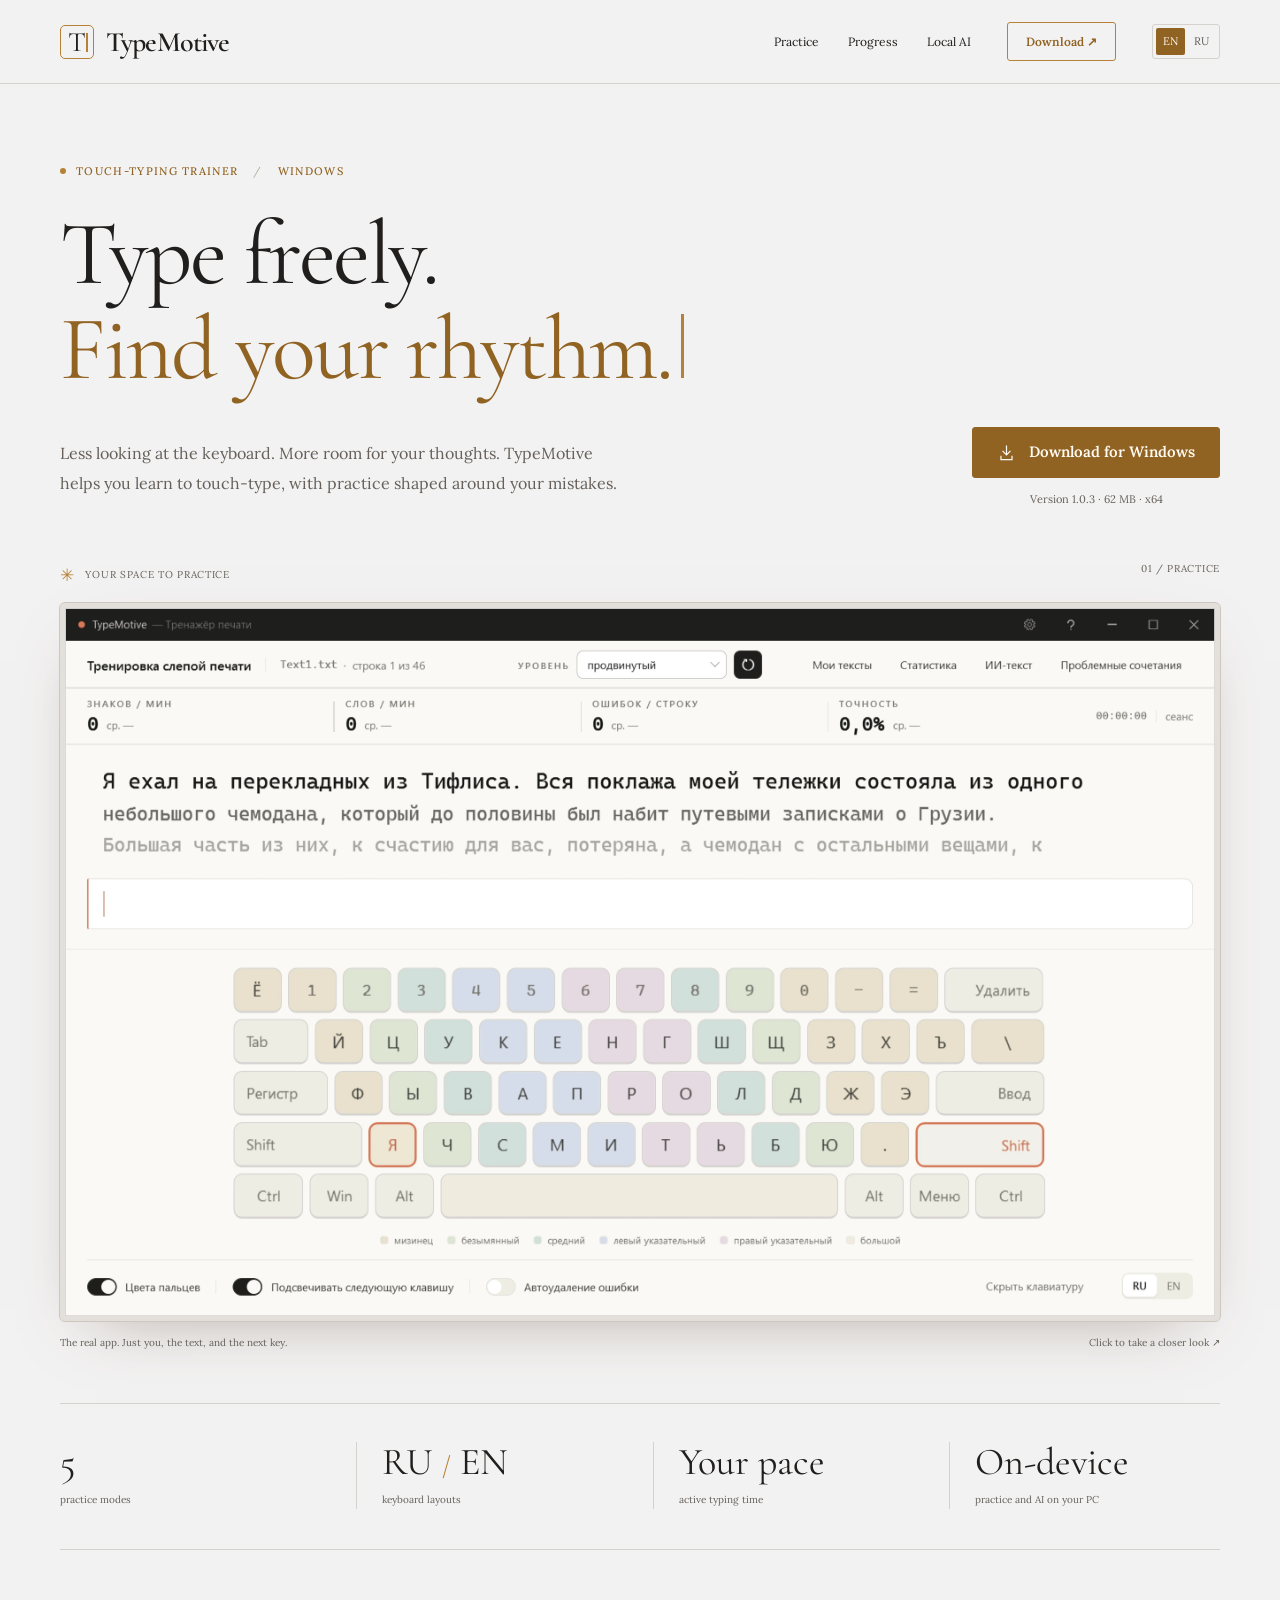
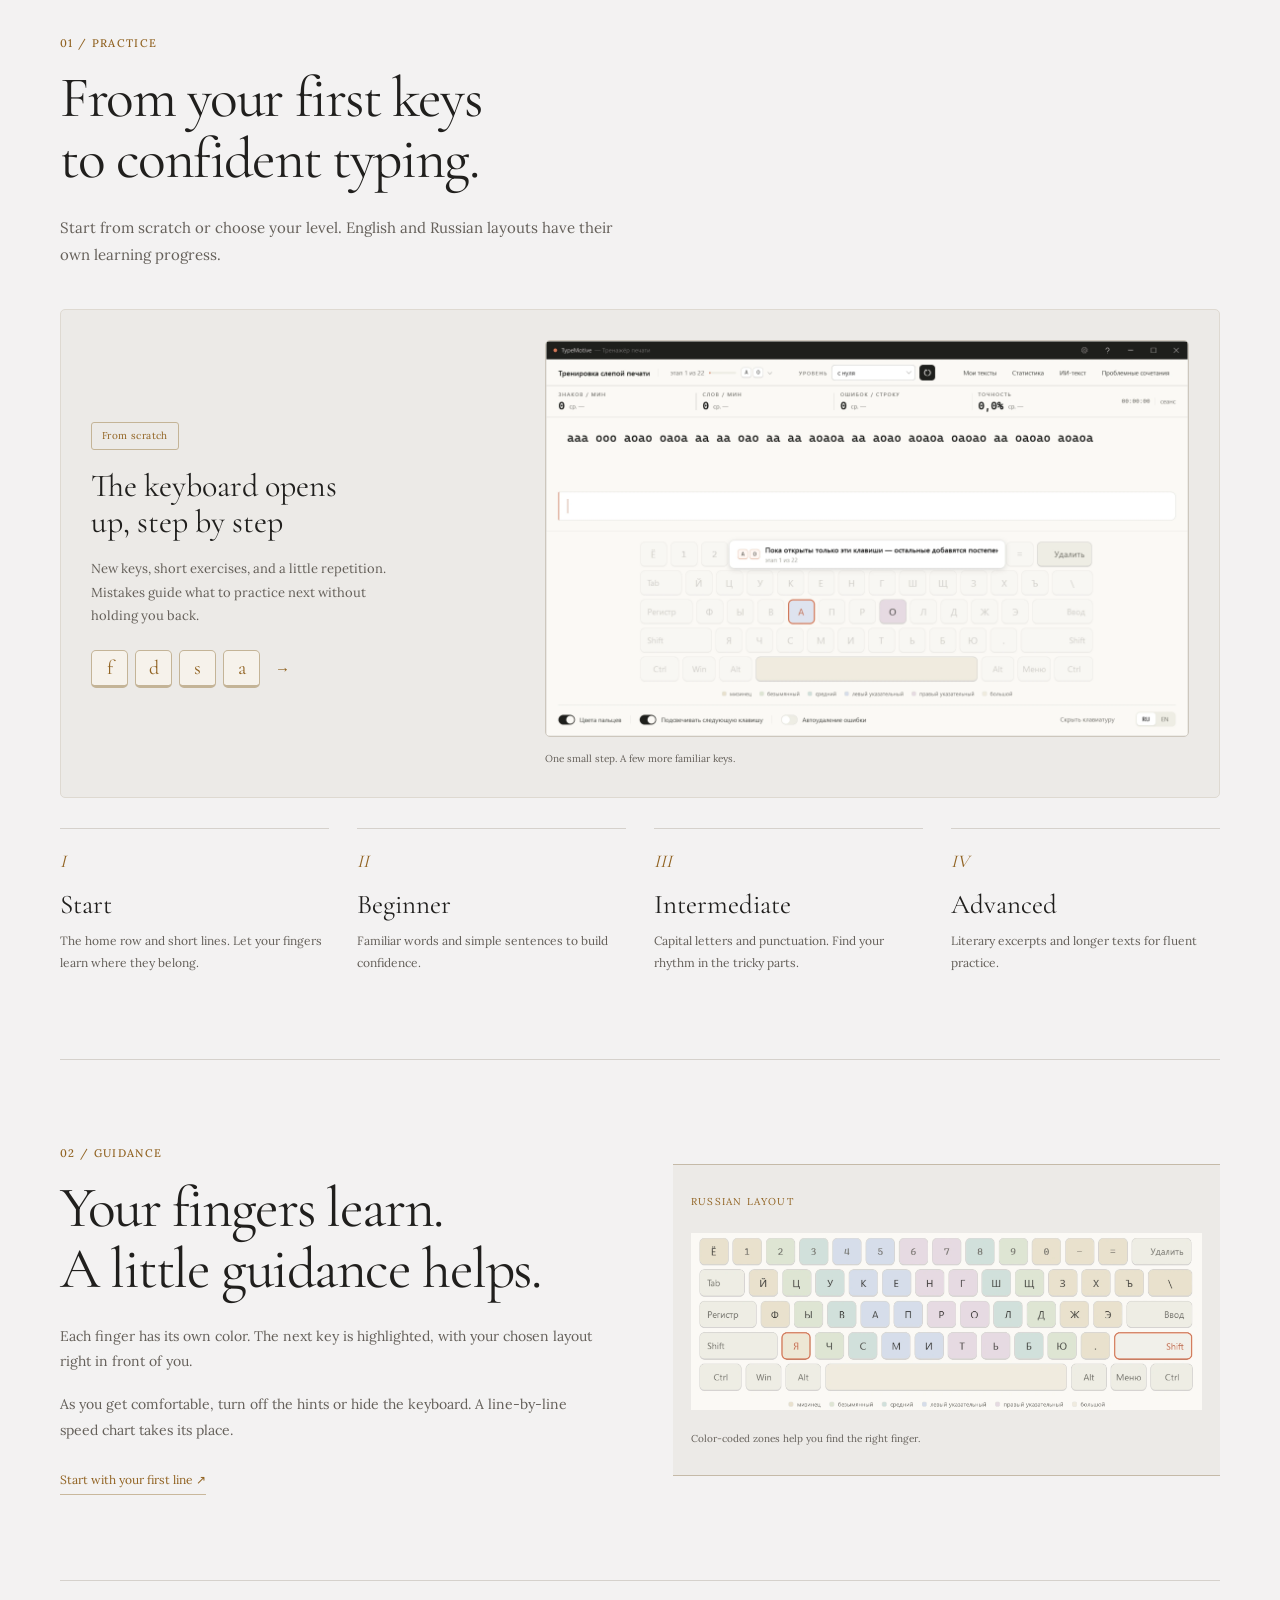
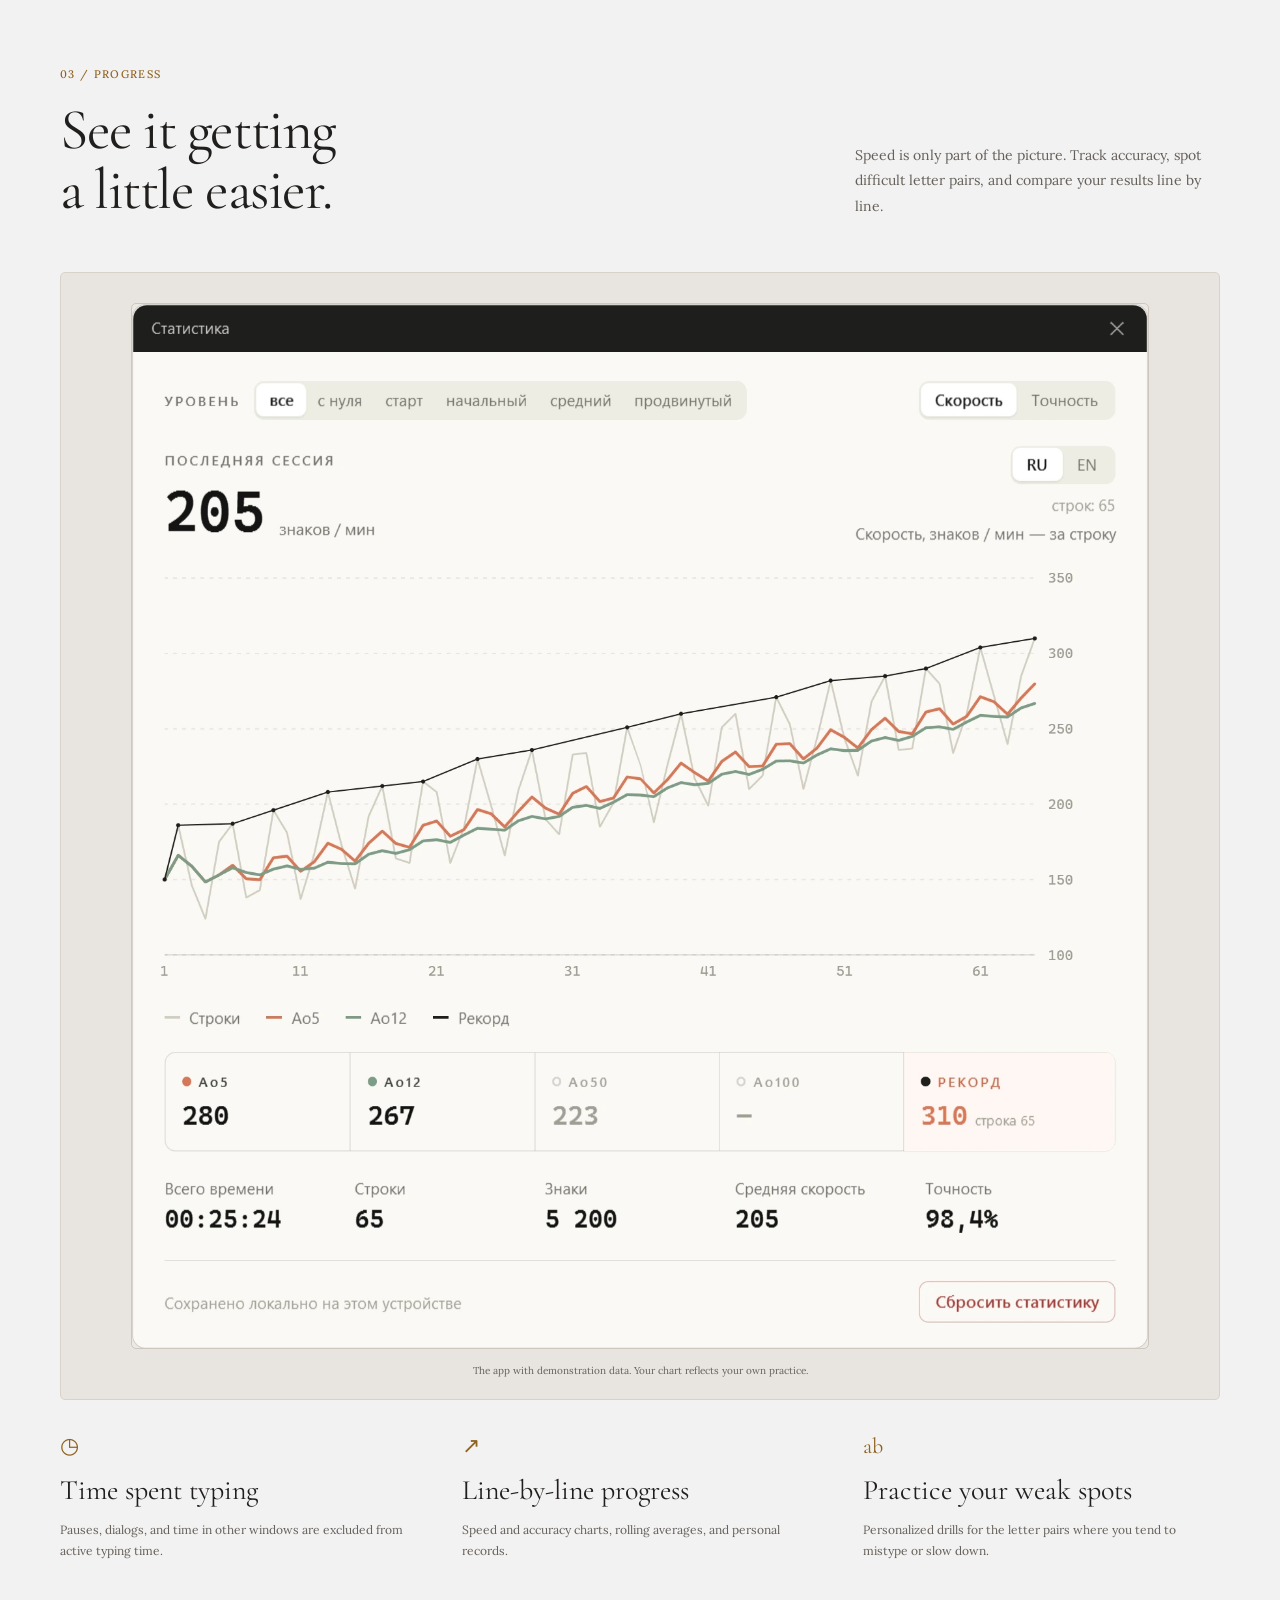
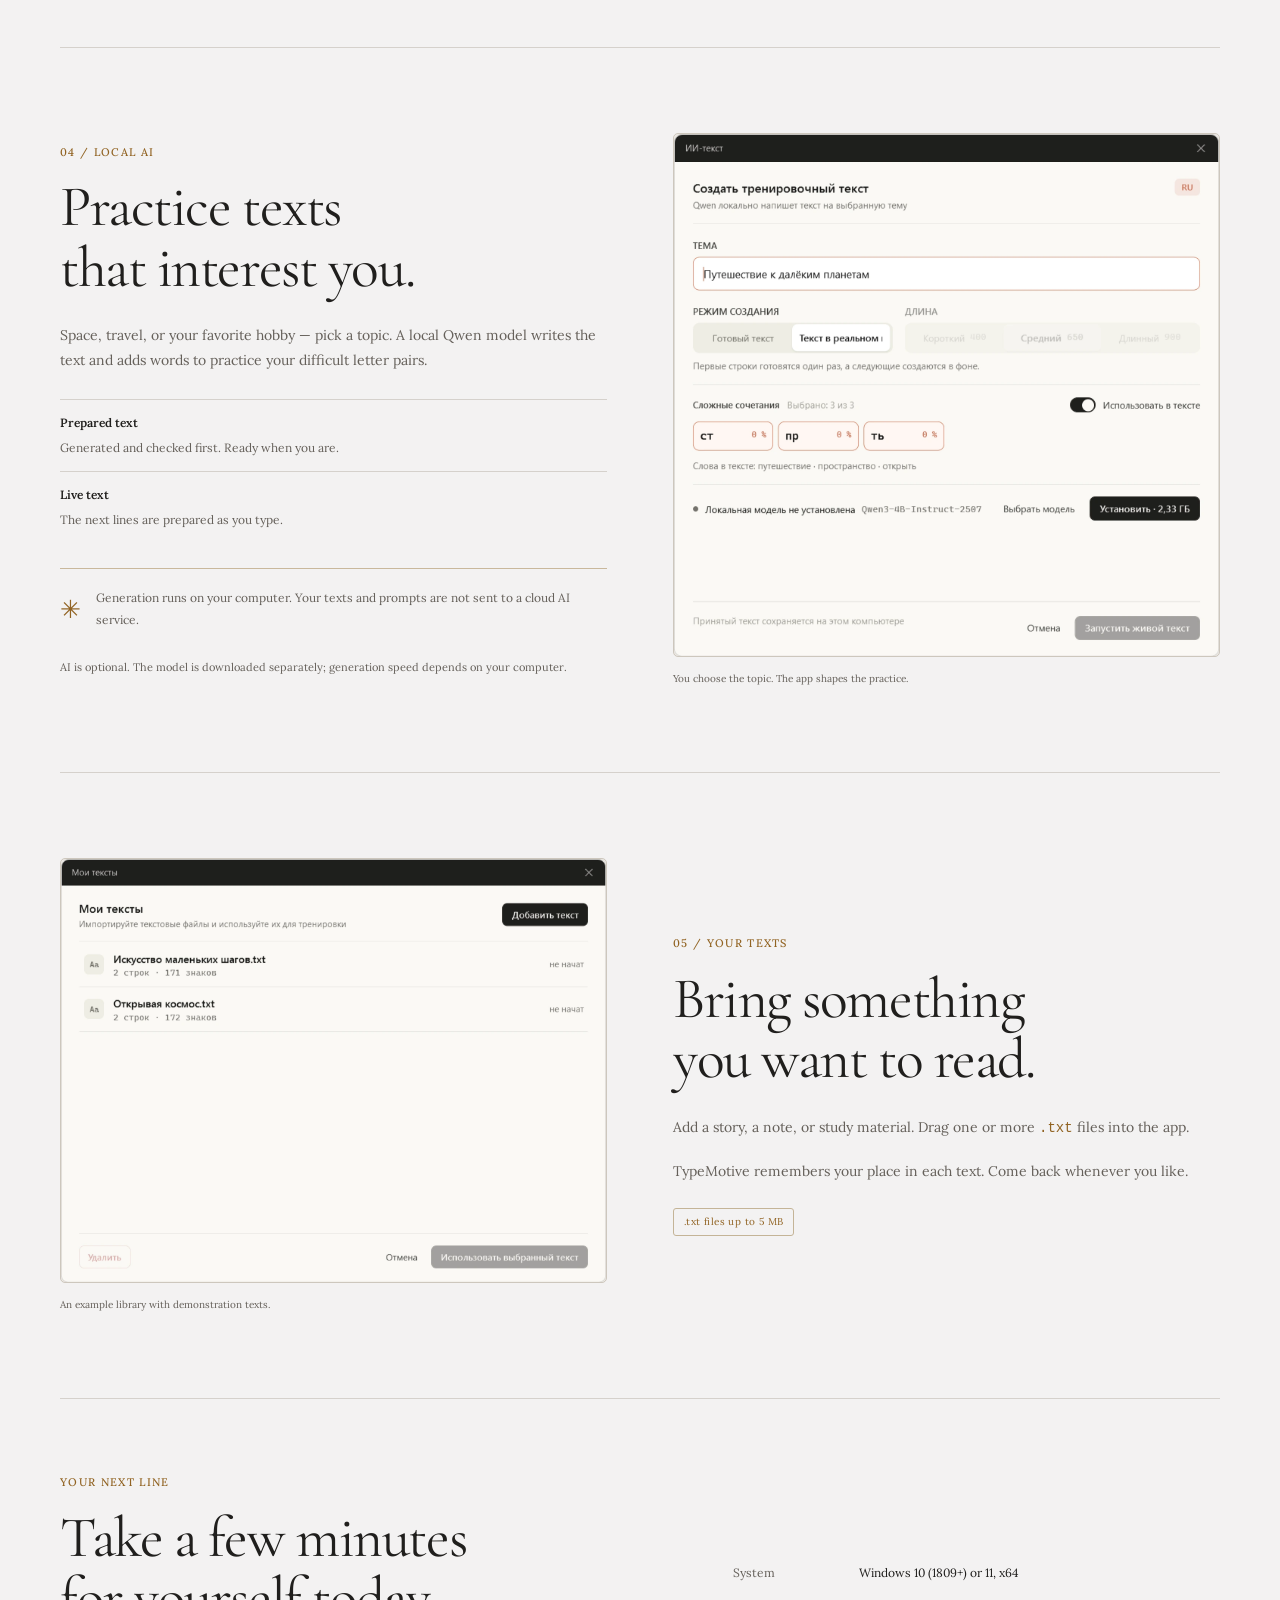
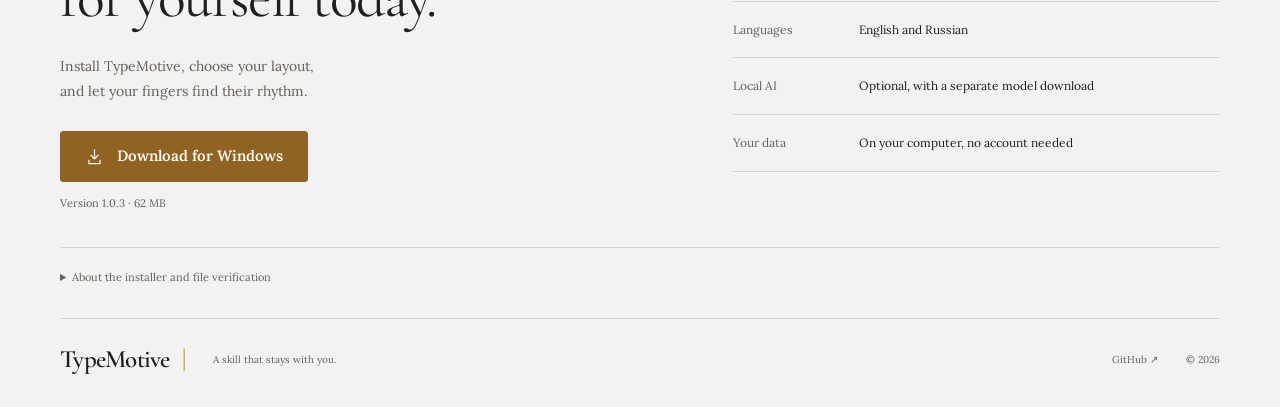
<file: site/index.html>
<!doctype html><html lang="en"><head><meta charset="utf-8"><meta name="viewport" content="width=device-width, initial-scale=1"><title>TypeMotive — type freely, find your rhythm</title><meta name="description" content="A touch-typing trainer for Windows. Learn from scratch, track your progress, and practice with personalized texts powered by local AI. Download TypeMotive."><meta name="theme-color" content="#f3f2f2"><meta property="og:type" content="website"><meta property="og:title" content="TypeMotive — type freely"><meta property="og:description" content="Touch-typing practice that learns from your mistakes. For Windows, with English and Russian layouts."><meta property="og:url" content="https://mole88.github.io/TypeMotive/"><meta property="og:image" content="https://mole88.github.io/TypeMotive/assets/screenshots/practice.png"><link rel="canonical" href="https://mole88.github.io/TypeMotive/"><link rel="icon" href="./assets/typemotive.ico"><link rel="stylesheet" href="./fonts.css"><link rel="stylesheet" href="./styles.css"><script src="./app.js" defer></script><link rel="alternate" hreflang="en" href="https://mole88.github.io/TypeMotive/"><link rel="alternate" hreflang="ru" href="https://mole88.github.io/TypeMotive/ru/"><link rel="alternate" hreflang="x-default" href="https://mole88.github.io/TypeMotive/"></head>
<body id="top"><a class="skip" href="#main">Skip to content</a><header><nav class="wrap nav" aria-label="Main navigation"><a class="brand" href="#top"><span class="mark" aria-hidden="true">T<i></i></span>TypeMotive</a><div class="nav-links"><a href="#practice">Practice</a><a href="#progress">Progress</a><a href="#ai">Local AI</a></div><a class="button small-button" href="#download">Download ↗</a><div class="language-switch" role="group" aria-label="Website language"><a href="./" lang="en" hreflang="en" aria-current="page">EN</a><a href="./ru/" lang="ru" hreflang="ru">RU</a></div></nav></header>
<main id="main" class="wrap"><section class="hero" aria-labelledby="hero-title"><p class="eyebrow"><span class="dot"></span>Touch-typing trainer <span class="separator">/</span> Windows</p><h1 id="hero-title">Type freely.<br><span>Find your rhythm.</span><i class="caret" aria-hidden="true"></i></h1><div class="hero-bottom"><p class="hero-description">Less looking at the keyboard. More room for your thoughts. TypeMotive helps you learn to touch-type, with practice shaped around your mistakes.</p><div class="hero-actions"><a class="button primary" data-download-link href="./download/TypeMotive-Setup-win-x64.exe" download><svg viewBox="0 0 24 24" aria-hidden="true"><path d="M12 3v12m-5-5 5 5 5-5M5 16v5h14v-5"/></svg>Download for Windows</a><p class="small">Version <span data-release-version>1.0.3</span> · <span data-release-size>62 MB</span> · x64</p></div></div><div class="figure-heading"><span><b aria-hidden="true">✳</b> Your space to practice</span><span>01 / Practice</span></div><figure class="hero-shot"><a class="screenshot" href="./assets/screenshots/practice.png" data-lightbox><img src="./assets/screenshots/practice.webp" width="2600" height="1600" alt="TypeMotive practice window in Russian: level selection, typing metrics, practice text, and a color-coded keyboard" fetchpriority="high"></a><figcaption>The real app. Just you, the text, and the next key. <span>Click to take a closer look ↗</span></figcaption></figure></section>
<div class="facts" aria-label="At a glance"><div><strong>5</strong><span>practice modes</span></div><div><strong>RU <em>/</em> EN</strong><span>keyboard layouts</span></div><div><strong>Your pace</strong><span>active typing time</span></div><div><strong>On-device</strong><span>practice and AI on your PC</span></div></div>
<section class="section" id="practice"><div class="section-heading"><p class="eyebrow">01 / Practice</p><h2>From your first keys<br>to confident typing.</h2><p>Start from scratch or choose your level. English and Russian layouts have their own learning progress.</p></div><div class="scratch-layout"><div><span class="pill">From scratch</span><h3>The keyboard opens up, step by step</h3><p>New keys, short exercises, and a little repetition. Mistakes guide what to practice next without holding you back.</p><div class="keycaps" aria-hidden="true"><kbd>f</kbd><kbd>d</kbd><kbd>s</kbd><kbd>a</kbd><span>→</span></div></div><figure class=""><a class="screenshot" href="./assets/screenshots/scratch.png" data-lightbox><img src="./assets/screenshots/scratch.webp" width="2600" height="1600" alt="From-scratch mode in Russian: an exercise for the first keys with on-screen keyboard guidance" loading="lazy"></a><figcaption>One small step. A few more familiar keys.</figcaption></figure></div><ol class="levels"><li><span>I</span><h3>Start</h3><p>The home row and short lines. Let your fingers learn where they belong.</p></li><li><span>II</span><h3>Beginner</h3><p>Familiar words and simple sentences to build confidence.</p></li><li><span>III</span><h3>Intermediate</h3><p>Capital letters and punctuation. Find your rhythm in the tricky parts.</p></li><li><span>IV</span><h3>Advanced</h3><p>Literary excerpts and longer texts for fluent practice.</p></li></ol></section>
<section class="section split" id="keyboard"><div><p class="eyebrow">02 / Guidance</p><h2>Your fingers learn.<br>A little guidance helps.</h2><p>Each finger has its own color. The next key is highlighted, with your chosen layout right in front of you.</p><p>As you get comfortable, turn off the hints or hide the keyboard. A line-by-line speed chart takes its place.</p><a class="text-link" href="#download">Start with your first line ↗</a></div><figure class="keyboard-plate"><span class="figure-label">RUSSIAN LAYOUT</span><img src="./assets/screenshots/keyboard.webp" width="1900" height="655" alt="App detail: the Russian keyboard with color-coded finger zones" loading="lazy"><figcaption>Color-coded zones help you find the right finger.</figcaption></figure></section>
<section class="section" id="progress"><div class="heading-row"><div><p class="eyebrow">03 / Progress</p><h2>See it getting<br>a little easier.</h2></div><p>Speed is only part of the picture. Track accuracy, spot difficult letter pairs, and compare your results line by line.</p></div><figure class="wide-plate"><a class="screenshot" href="./assets/screenshots/statistics.png" data-lightbox><img src="./assets/screenshots/statistics.webp" width="1560" height="1604" alt="TypeMotive statistics window in Russian, showing speed, averages, records, and practice totals" loading="lazy"></a><figcaption>The app with demonstration data. Your chart reflects your own practice.</figcaption></figure><div class="progress-notes"><article><span aria-hidden="true">◷</span><h3>Time spent typing</h3><p>Pauses, dialogs, and time in other windows are excluded from active typing time.</p></article><article><span aria-hidden="true">↗</span><h3>Line-by-line progress</h3><p>Speed and accuracy charts, rolling averages, and personal records.</p></article><article><span aria-hidden="true">ab</span><h3>Practice your weak spots</h3><p>Personalized drills for the letter pairs where you tend to mistype or slow down.</p></article></div></section>
<section class="section split" id="ai"><div><p class="eyebrow">04 / Local AI</p><h2>Practice texts<br>that interest you.</h2><p>Space, travel, or your favorite hobby — pick a topic. A local Qwen model writes the text and adds words to practice your difficult letter pairs.</p><ul class="plain-list"><li><strong>Prepared text</strong><span>Generated and checked first. Ready when you are.</span></li><li><strong>Live text</strong><span>The next lines are prepared as you type.</span></li></ul><div class="local-note"><span aria-hidden="true">✳</span><p>Generation runs on your computer. Your texts and prompts are not sent to a cloud AI service.</p></div><p class="small">AI is optional. The model is downloaded separately; generation speed depends on your computer.</p></div><figure class=""><a class="screenshot" href="./assets/screenshots/ai.png" data-lightbox><img src="./assets/screenshots/ai.webp" width="1440" height="1380" alt="Local AI dialog in Russian: topic, generation mode, text length, and letter pairs to practice" loading="lazy"></a><figcaption>You choose the topic. The app shapes the practice.</figcaption></figure></section>
<section class="section split texts-section" id="texts"><figure class=""><a class="screenshot" href="./assets/screenshots/texts.png" data-lightbox><img src="./assets/screenshots/texts.webp" width="1520" height="1180" alt="My texts window in Russian, showing two sample texts and their progress" loading="lazy"></a><figcaption>An example library with demonstration texts.</figcaption></figure><div><p class="eyebrow">05 / Your texts</p><h2>Bring something<br>you want to read.</h2><p>Add a story, a note, or study material. Drag one or more <code>.txt</code> files into the app.</p><p>TypeMotive remembers your place in each text. Come back whenever you like.</p><span class="pill">.txt files up to 5 MB</span></div></section>
<section class="download-section" id="download"><div><p class="eyebrow">Your next line</p><h2>Take a few minutes<br>for yourself today.</h2><p>Install TypeMotive, choose your layout,<br> and let your fingers find their rhythm.</p><a class="button primary" data-download-link href="./download/TypeMotive-Setup-win-x64.exe" download><svg viewBox="0 0 24 24" aria-hidden="true"><path d="M12 3v12m-5-5 5 5 5-5M5 16v5h14v-5"/></svg>Download for Windows</a><p class="small">Version <span data-release-version>1.0.3</span> · <span data-release-size>62 MB</span></p></div><dl class="requirements"><div><dt>System</dt><dd>Windows 10 (1809+) or 11, x64</dd></div><div><dt>Languages</dt><dd>English and Russian</dd></div><div><dt>Local AI</dt><dd>Optional, with a separate model download</dd></div><div><dt>Your data</dt><dd>On your computer, no account needed</dd></div></dl></section><details class="install-note"><summary>About the installer and file verification</summary><p>The installer is not yet digitally signed, so Windows SmartScreen may display a warning. You can verify the downloaded file with this SHA-256 checksum:</p><code data-release-checksum>FC4A7CCAAE061BD794F0BB0A7C59C6197014DE6ADABE13E5D8FD0C8BCD093E9F</code></details></main>
<footer class="footer wrap"><a class="brand" href="#top">TypeMotive<span aria-hidden="true">|</span></a><p>A skill that stays with you.</p><a href="https://github.com/mole88/TypeMotive">GitHub ↗</a><span>© <span data-current-year>2026</span></span></footer><dialog class="lightbox" aria-label="Enlarged application screenshot"><button type="button" aria-label="Close screenshot">Close ×</button><img alt=""><p></p></dialog></body></html>
</file>
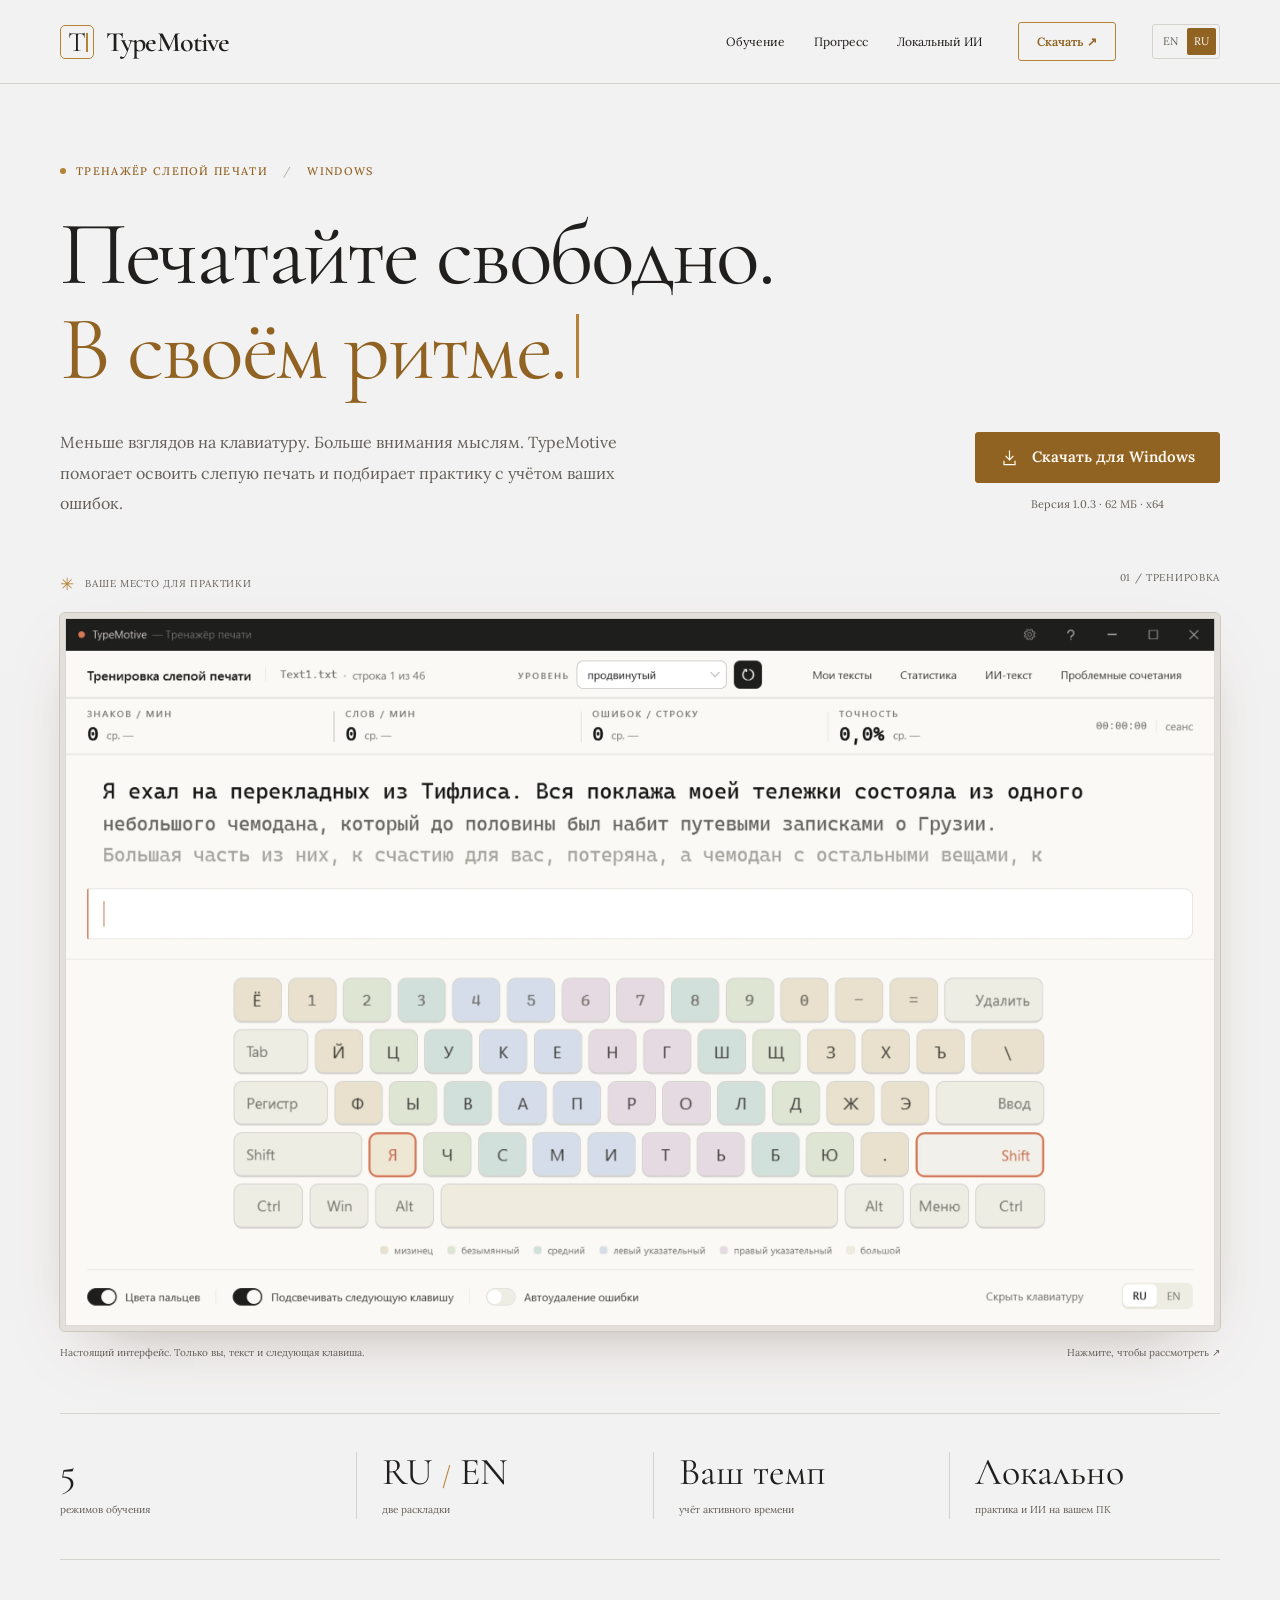
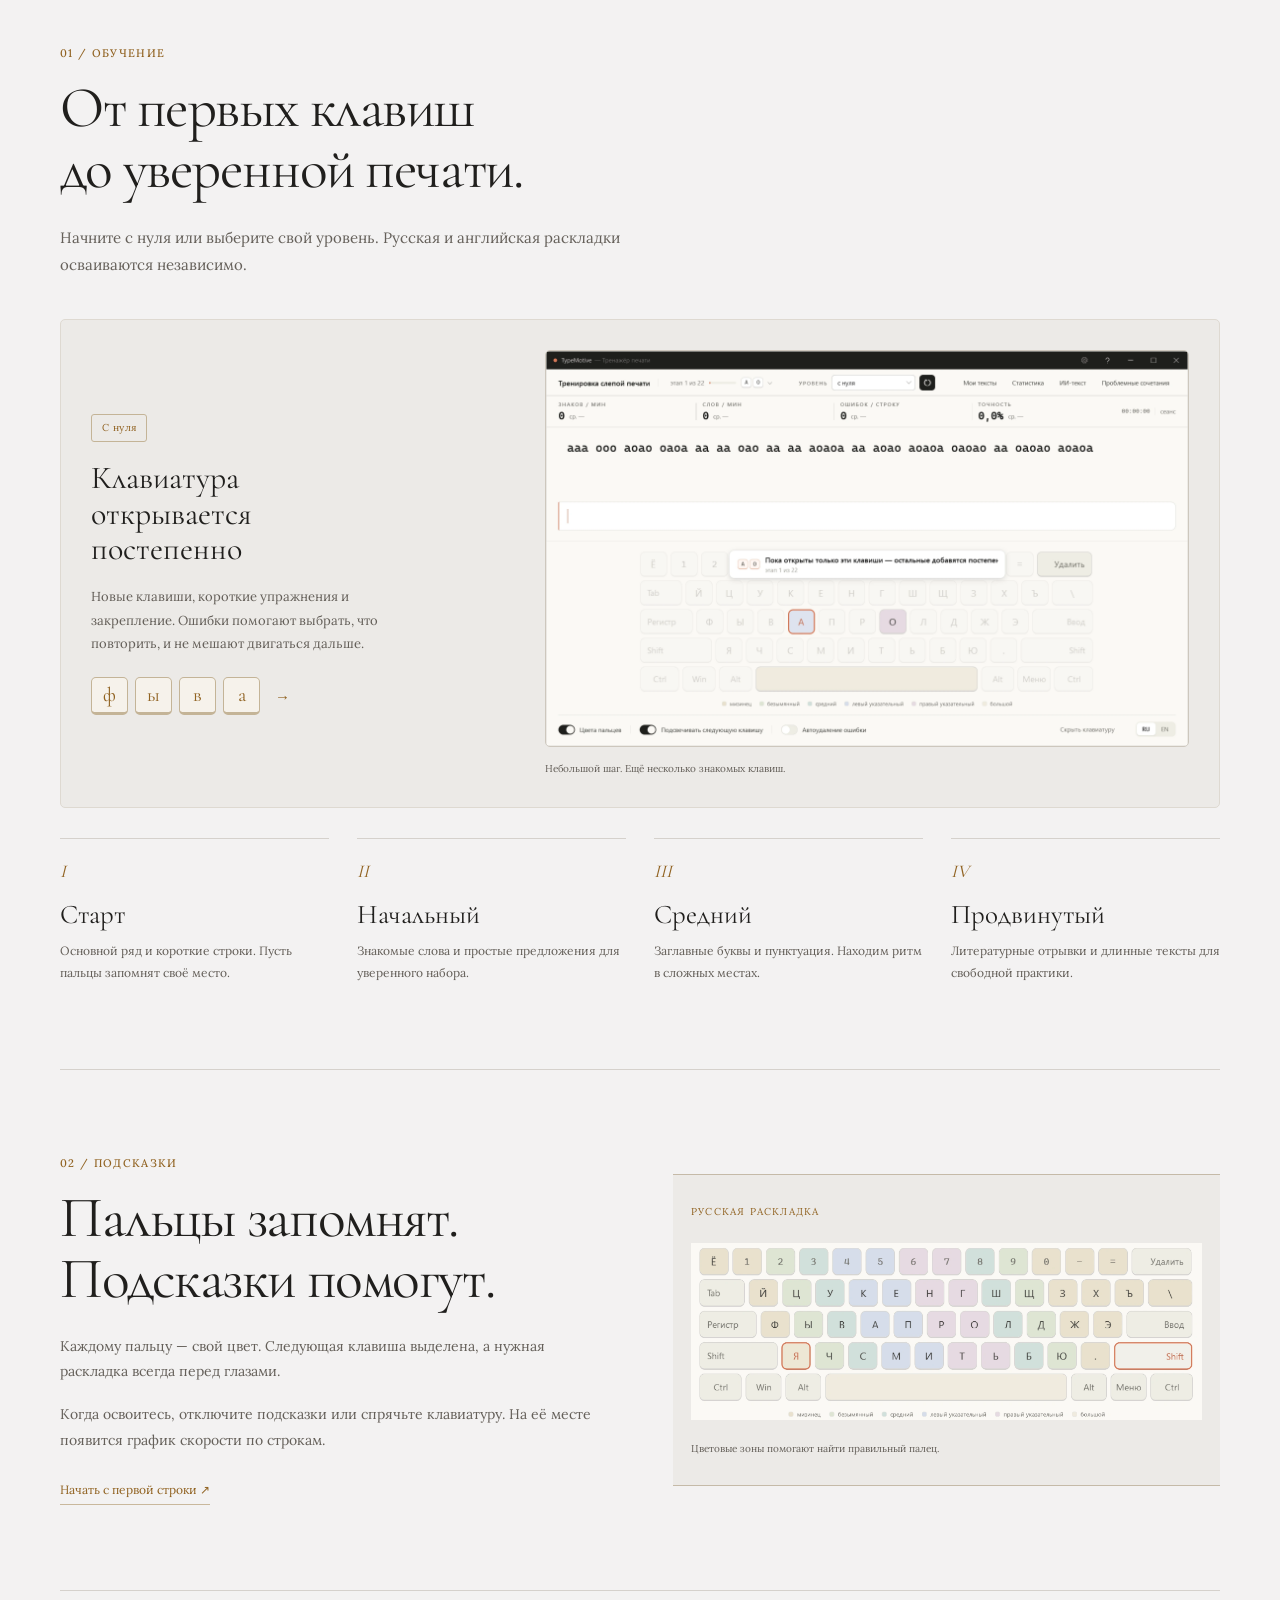
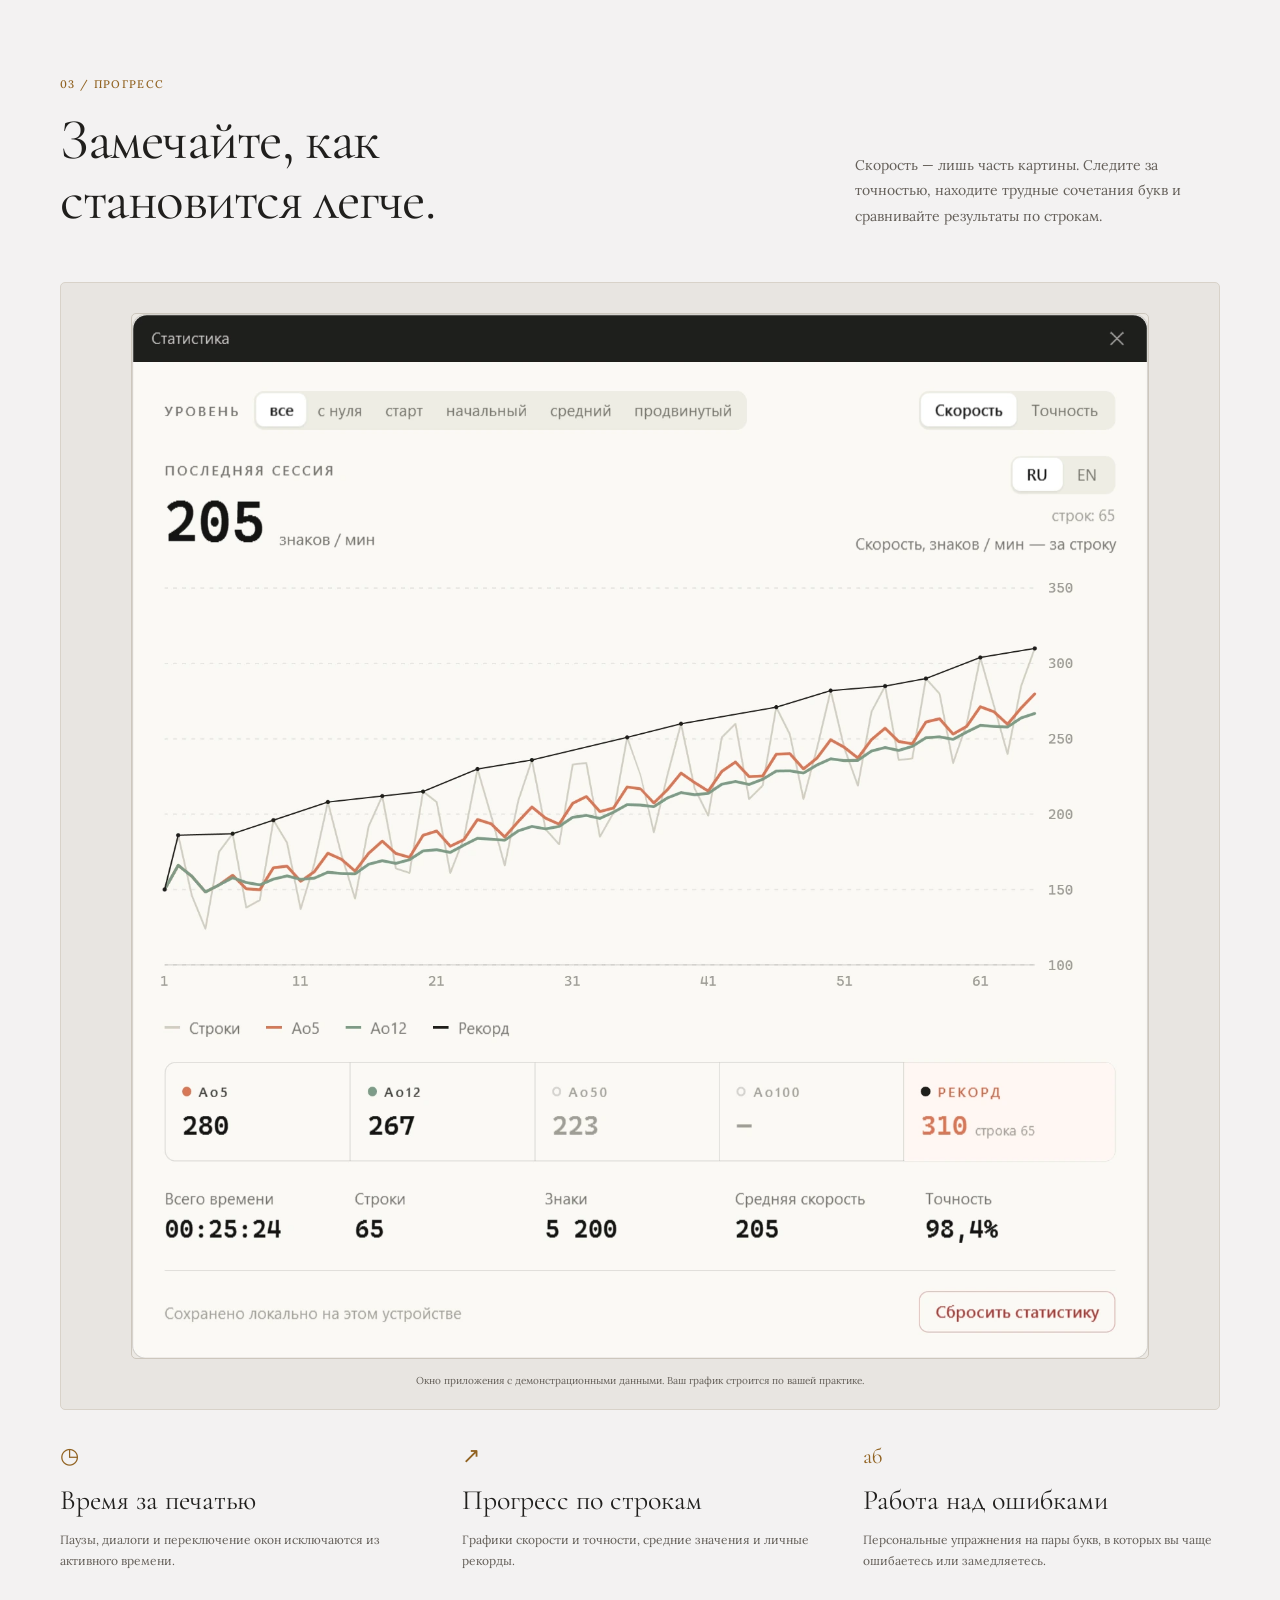
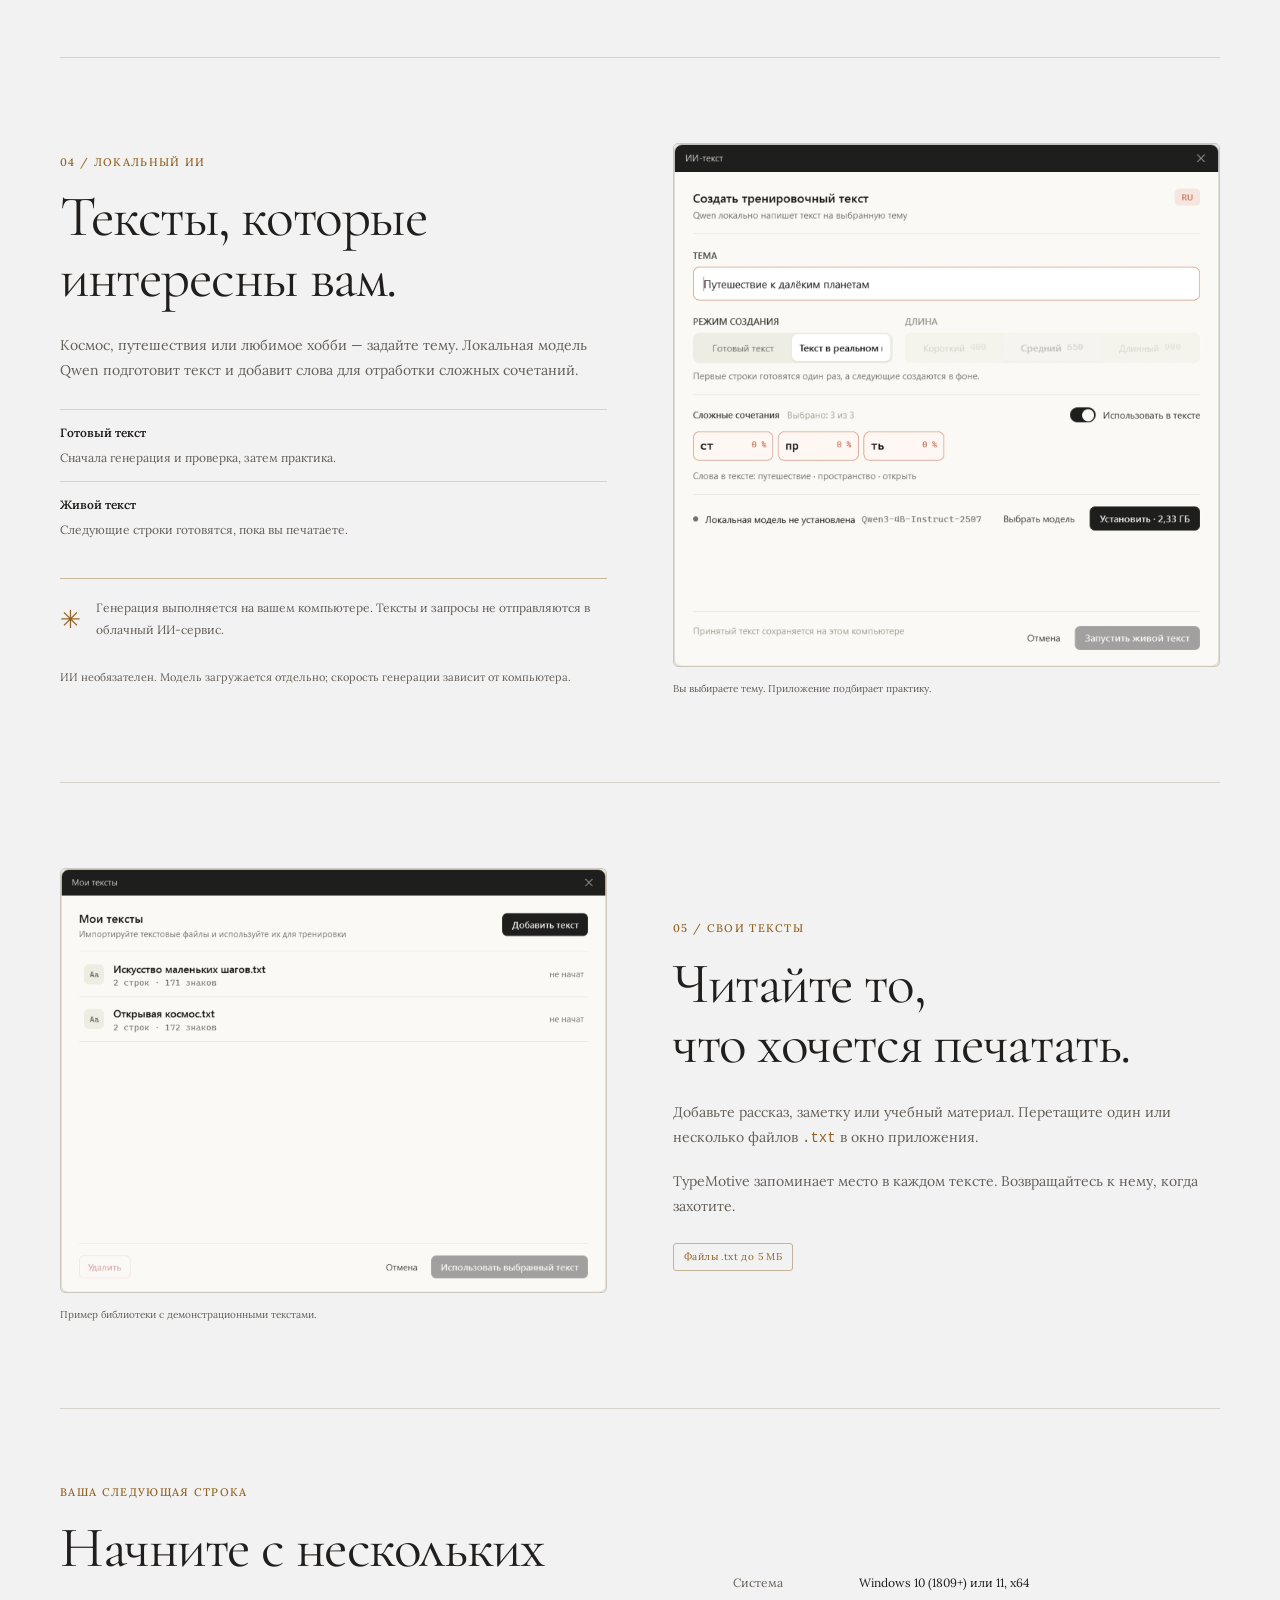
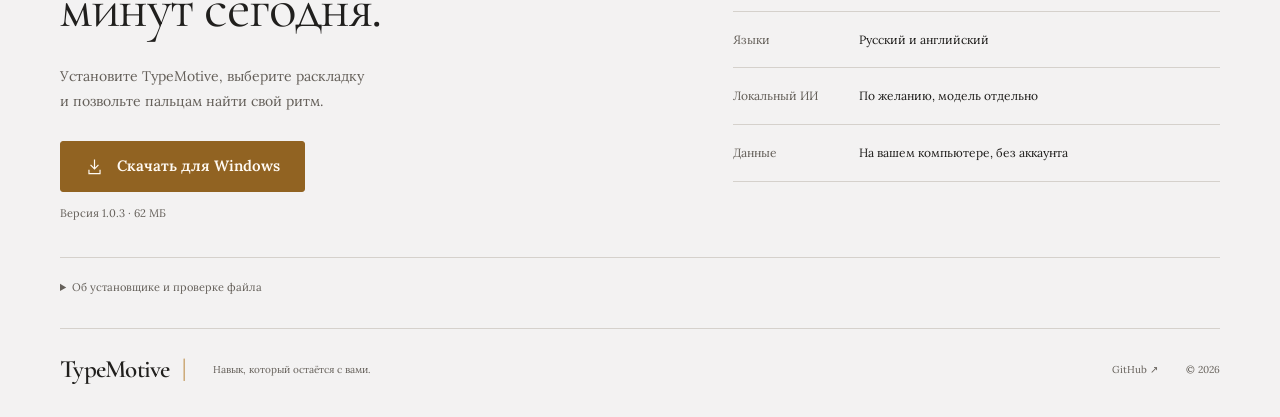
<file: site/ru/index.html>
<!doctype html><html lang="ru"><head><meta charset="utf-8"><meta name="viewport" content="width=device-width, initial-scale=1"><title>TypeMotive — печатайте свободно, в своём ритме</title><meta name="description" content="Тренажёр слепой печати для Windows: русский и английский, обучение с нуля, статистика и персональные тексты с локальным ИИ. Скачайте TypeMotive."><meta name="theme-color" content="#f3f2f2"><meta property="og:type" content="website"><meta property="og:title" content="TypeMotive — печатайте свободно"><meta property="og:description" content="Слепая печать с вниманием к вашим ошибкам. Для Windows, на русском и английском."><meta property="og:url" content="https://mole88.github.io/TypeMotive/ru/"><meta property="og:image" content="https://mole88.github.io/TypeMotive/assets/screenshots/practice.png"><link rel="canonical" href="https://mole88.github.io/TypeMotive/ru/"><link rel="icon" href="../assets/typemotive.ico"><link rel="stylesheet" href="../fonts.css"><link rel="stylesheet" href="../styles.css"><script src="../app.js" defer></script><link rel="alternate" hreflang="en" href="https://mole88.github.io/TypeMotive/"><link rel="alternate" hreflang="ru" href="https://mole88.github.io/TypeMotive/ru/"><link rel="alternate" hreflang="x-default" href="https://mole88.github.io/TypeMotive/"></head>
<body id="top"><a class="skip" href="#main">Перейти к содержанию</a><header><nav class="wrap nav" aria-label="Основная навигация"><a class="brand" href="#top"><span class="mark" aria-hidden="true">T<i></i></span>TypeMotive</a><div class="nav-links"><a href="#practice">Обучение</a><a href="#progress">Прогресс</a><a href="#ai">Локальный ИИ</a></div><a class="button small-button" href="#download">Скачать ↗</a><div class="language-switch" role="group" aria-label="Язык сайта"><a href="../" lang="en" hreflang="en">EN</a><a href="./" lang="ru" hreflang="ru" aria-current="page">RU</a></div></nav></header>
<main id="main" class="wrap"><section class="hero" aria-labelledby="hero-title"><p class="eyebrow"><span class="dot"></span>Тренажёр слепой печати <span class="separator">/</span> Windows</p><h1 id="hero-title">Печатайте свободно.<br><span>В своём ритме.</span><i class="caret" aria-hidden="true"></i></h1><div class="hero-bottom"><p class="hero-description">Меньше взглядов на клавиатуру. Больше внимания мыслям. TypeMotive помогает освоить слепую печать и подбирает практику с учётом ваших ошибок.</p><div class="hero-actions"><a class="button primary" data-download-link href="../download/TypeMotive-Setup-win-x64.exe" download><svg viewBox="0 0 24 24" aria-hidden="true"><path d="M12 3v12m-5-5 5 5 5-5M5 16v5h14v-5"/></svg>Скачать для Windows</a><p class="small">Версия <span data-release-version>1.0.3</span> · <span data-release-size>62 МБ</span> · x64</p></div></div><div class="figure-heading"><span><b aria-hidden="true">✳</b> Ваше место для практики</span><span>01 / Тренировка</span></div><figure class="hero-shot"><a class="screenshot" href="../assets/screenshots/practice.png" data-lightbox><img src="../assets/screenshots/practice.webp" width="2600" height="1600" alt="Окно TypeMotive: выбор уровня, показатели печати, тренировочный текст и клавиатура с цветами пальцев" fetchpriority="high"></a><figcaption>Настоящий интерфейс. Только вы, текст и следующая клавиша. <span>Нажмите, чтобы рассмотреть ↗</span></figcaption></figure></section>
<div class="facts" aria-label="Коротко о приложении"><div><strong>5</strong><span>режимов обучения</span></div><div><strong>RU <em>/</em> EN</strong><span>две раскладки</span></div><div><strong>Ваш темп</strong><span>учёт активного времени</span></div><div><strong>Локально</strong><span>практика и ИИ на вашем ПК</span></div></div>
<section class="section" id="practice"><div class="section-heading"><p class="eyebrow">01 / Обучение</p><h2>От первых клавиш<br>до уверенной печати.</h2><p>Начните с нуля или выберите свой уровень. Русская и английская раскладки осваиваются независимо.</p></div><div class="scratch-layout"><div><span class="pill">С нуля</span><h3>Клавиатура открывается постепенно</h3><p>Новые клавиши, короткие упражнения и закрепление. Ошибки помогают выбрать, что повторить, и не мешают двигаться дальше.</p><div class="keycaps" aria-hidden="true"><kbd>ф</kbd><kbd>ы</kbd><kbd>в</kbd><kbd>а</kbd><span>→</span></div></div><figure class=""><a class="screenshot" href="../assets/screenshots/scratch.png" data-lightbox><img src="../assets/screenshots/scratch.webp" width="2600" height="1600" alt="Режим «С нуля»: упражнение на первые клавиши и подсветка на экранной клавиатуре" loading="lazy"></a><figcaption>Небольшой шаг. Ещё несколько знакомых клавиш.</figcaption></figure></div><ol class="levels"><li><span>I</span><h3>Старт</h3><p>Основной ряд и короткие строки. Пусть пальцы запомнят своё место.</p></li><li><span>II</span><h3>Начальный</h3><p>Знакомые слова и простые предложения для уверенного набора.</p></li><li><span>III</span><h3>Средний</h3><p>Заглавные буквы и пунктуация. Находим ритм в сложных местах.</p></li><li><span>IV</span><h3>Продвинутый</h3><p>Литературные отрывки и длинные тексты для свободной практики.</p></li></ol></section>
<section class="section split" id="keyboard"><div><p class="eyebrow">02 / Подсказки</p><h2>Пальцы запомнят.<br>Подсказки помогут.</h2><p>Каждому пальцу — свой цвет. Следующая клавиша выделена, а нужная раскладка всегда перед глазами.</p><p>Когда освоитесь, отключите подсказки или спрячьте клавиатуру. На её месте появится график скорости по строкам.</p><a class="text-link" href="#download">Начать с первой строки ↗</a></div><figure class="keyboard-plate"><span class="figure-label">РУССКАЯ РАСКЛАДКА</span><img src="../assets/screenshots/keyboard.webp" width="1900" height="655" alt="Фрагмент интерфейса: русская клавиатура с цветовой разметкой зон для пальцев" loading="lazy"><figcaption>Цветовые зоны помогают найти правильный палец.</figcaption></figure></section>
<section class="section" id="progress"><div class="heading-row"><div><p class="eyebrow">03 / Прогресс</p><h2>Замечайте, как<br>становится легче.</h2></div><p>Скорость — лишь часть картины. Следите за точностью, находите трудные сочетания букв и сравнивайте результаты по строкам.</p></div><figure class="wide-plate"><a class="screenshot" href="../assets/screenshots/statistics.png" data-lightbox><img src="../assets/screenshots/statistics.webp" width="1560" height="1604" alt="Окно статистики TypeMotive с графиком скорости, средними значениями, рекордами и итогами тренировок" loading="lazy"></a><figcaption>Окно приложения с демонстрационными данными. Ваш график строится по вашей практике.</figcaption></figure><div class="progress-notes"><article><span aria-hidden="true">◷</span><h3>Время за печатью</h3><p>Паузы, диалоги и переключение окон исключаются из активного времени.</p></article><article><span aria-hidden="true">↗</span><h3>Прогресс по строкам</h3><p>Графики скорости и точности, средние значения и личные рекорды.</p></article><article><span aria-hidden="true">аб</span><h3>Работа над ошибками</h3><p>Персональные упражнения на пары букв, в которых вы чаще ошибаетесь или замедляетесь.</p></article></div></section>
<section class="section split" id="ai"><div><p class="eyebrow">04 / Локальный ИИ</p><h2>Тексты, которые<br>интересны вам.</h2><p>Космос, путешествия или любимое хобби — задайте тему. Локальная модель Qwen подготовит текст и добавит слова для отработки сложных сочетаний.</p><ul class="plain-list"><li><strong>Готовый текст</strong><span>Сначала генерация и проверка, затем практика.</span></li><li><strong>Живой текст</strong><span>Следующие строки готовятся, пока вы печатаете.</span></li></ul><div class="local-note"><span aria-hidden="true">✳</span><p>Генерация выполняется на вашем компьютере. Тексты и запросы не отправляются в облачный ИИ-сервис.</p></div><p class="small">ИИ необязателен. Модель загружается отдельно; скорость генерации зависит от компьютера.</p></div><figure class=""><a class="screenshot" href="../assets/screenshots/ai.png" data-lightbox><img src="../assets/screenshots/ai.webp" width="1440" height="1380" alt="Диалог локального ИИ: тема текста, режим генерации, длина и сочетания букв для тренировки" loading="lazy"></a><figcaption>Вы выбираете тему. Приложение подбирает практику.</figcaption></figure></section>
<section class="section split texts-section" id="texts"><figure class=""><a class="screenshot" href="../assets/screenshots/texts.png" data-lightbox><img src="../assets/screenshots/texts.webp" width="1520" height="1180" alt="Окно «Мои тексты» со списком двух демонстрационных текстов и прогрессом" loading="lazy"></a><figcaption>Пример библиотеки с демонстрационными текстами.</figcaption></figure><div><p class="eyebrow">05 / Свои тексты</p><h2>Читайте то,<br>что хочется печатать.</h2><p>Добавьте рассказ, заметку или учебный материал. Перетащите один или несколько файлов <code>.txt</code> в окно приложения.</p><p>TypeMotive запоминает место в каждом тексте. Возвращайтесь к нему, когда захотите.</p><span class="pill">Файлы .txt до 5 МБ</span></div></section>
<section class="download-section" id="download"><div><p class="eyebrow">Ваша следующая строка</p><h2>Начните с нескольких<br>минут сегодня.</h2><p>Установите TypeMotive, выберите раскладку<br> и позвольте пальцам найти свой ритм.</p><a class="button primary" data-download-link href="../download/TypeMotive-Setup-win-x64.exe" download><svg viewBox="0 0 24 24" aria-hidden="true"><path d="M12 3v12m-5-5 5 5 5-5M5 16v5h14v-5"/></svg>Скачать для Windows</a><p class="small">Версия <span data-release-version>1.0.3</span> · <span data-release-size>62 МБ</span></p></div><dl class="requirements"><div><dt>Система</dt><dd>Windows 10 (1809+) или 11, x64</dd></div><div><dt>Языки</dt><dd>Русский и английский</dd></div><div><dt>Локальный ИИ</dt><dd>По желанию, модель отдельно</dd></div><div><dt>Данные</dt><dd>На вашем компьютере, без аккаунта</dd></div></dl></section><details class="install-note"><summary>Об установщике и проверке файла</summary><p>Установщик пока не подписан цифровым сертификатом, поэтому Windows SmartScreen может показать предупреждение. Для проверки скачанного файла используйте контрольную сумму SHA-256:</p><code data-release-checksum>FC4A7CCAAE061BD794F0BB0A7C59C6197014DE6ADABE13E5D8FD0C8BCD093E9F</code></details></main>
<footer class="footer wrap"><a class="brand" href="#top">TypeMotive<span aria-hidden="true">|</span></a><p>Навык, который остаётся с вами.</p><a href="https://github.com/mole88/TypeMotive">GitHub ↗</a><span>© <span data-current-year>2026</span></span></footer><dialog class="lightbox" aria-label="Увеличенный скриншот приложения"><button type="button" aria-label="Закрыть скриншот">Закрыть ×</button><img alt=""><p></p></dialog></body></html>
</file>
<file: site/fonts.css>
@font-face{font-family:'Cormorant Garamond';font-style:normal;font-weight:400 700;font-display:swap;src:url('./assets/fonts/cormorant-cyrillic.woff2') format('woff2');unicode-range:U+0301,U+0400-045F,U+0490-0491,U+04B0-04B1,U+2116;}
@font-face{font-family:'Cormorant Garamond';font-style:normal;font-weight:400 700;font-display:swap;src:url('./assets/fonts/cormorant-latin.woff2') format('woff2');unicode-range:U+0000-00FF,U+2000-206F;}
@font-face{font-family:'Lora';font-style:normal;font-weight:400 700;font-display:swap;src:url('./assets/fonts/lora-cyrillic.woff2') format('woff2');unicode-range:U+0301,U+0400-045F,U+0490-0491,U+04B0-04B1,U+2116;}
@font-face{font-family:'Lora';font-style:normal;font-weight:400 700;font-display:swap;src:url('./assets/fonts/lora-latin.woff2') format('woff2');unicode-range:U+0000-00FF,U+2000-206F;}
</file>
<file: site/styles.css>
:root{--bg:#f3f2f2;--surface:#eae9e9;--ink:#201f1d;--muted:#65605a;--gold:#916322;--accent:#b68235;--line:#d5d1cc;--heading:'Cormorant Garamond',Georgia,serif;--body:'Lora',Georgia,serif}

*{box-sizing:border-box}
html{scroll-behavior:smooth;scroll-padding-top:100px}
body{margin:0;background:var(--bg);color:var(--ink);font:15px/1.8 var(--body);-webkit-font-smoothing:antialiased}
a{color:inherit;text-decoration:none}
button{font:inherit}
img{max-width:100%;height:auto;display:block}
figure,p,h1,h2,h3{margin:0}
p+p{margin-top:18px}
h1,h2,h3{font-family:var(--heading);font-weight:400;line-height:1.05}
h1{font-size:clamp(58px,7.1vw,99px);letter-spacing:-.025em}
h2{font-size:clamp(42px,4.5vw,62px);letter-spacing:-.025em;margin:17px 0 25px}
h3{font-size:30px;line-height:1.12}
p{color:var(--muted)}
a:focus-visible,button:focus-visible,summary:focus-visible{outline:2px solid var(--gold);outline-offset:6px}
::selection{background:#e4d2b5}
.wrap{width:min(1160px,calc(100% - 96px));margin-inline:auto}
header{border-bottom:1px solid var(--line);position:sticky;top:0;z-index:10;background:rgba(243,242,242,.96);backdrop-filter:blur(16px)}
.nav{display:flex;align-items:center;gap:36px;min-height:83px}
.brand{display:flex;align-items:center;gap:12px;font:600 28px/1 var(--heading);letter-spacing:-.03em;white-space:nowrap}
.mark{position:relative;display:grid;place-items:center;width:34px;height:34px;border:1px solid var(--accent);border-radius:5px;font-size:28px;font-weight:400}
.mark i{width:2px;height:19px;background:var(--accent);position:absolute;right:5px;top:7px}
.nav-links{display:flex;gap:29px;margin-left:auto;font-size:12px}
.nav-links a:hover,.text-link:hover,.release-links a:hover,.footer a:hover{color:var(--gold)}
.button{display:inline-flex;align-items:center;justify-content:center;gap:13px;border:1px solid var(--accent);border-radius:3px;padding:13px 24px;font:600 15px/1.5 var(--body);color:var(--gold);transition:background .2s,transform .2s;min-height:49px}
.button:hover{background:#e7ddcd;transform:translateY(-2px)}
.small-button{padding:8px 18px;font-size:12px;min-height:39px}
.primary{background:var(--gold);border-color:var(--gold);color:#fffaf3}
.primary:hover{background:#77511b;border-color:#77511b}
.button svg{width:19px;height:19px;fill:none;stroke:currentColor;stroke-width:1.5}
.hero{padding-top:79px}
.eyebrow{display:flex;align-items:center;gap:10px;font:500 11px/1.5 var(--body);letter-spacing:.12em;text-transform:uppercase;color:var(--gold)}
.dot{width:6px;height:6px;border-radius:50%;background:var(--accent)}
.separator{color:#b6b0a6;margin:0 5px}
.hero h1{margin-top:27px}
.hero h1>span{color:var(--gold)}
.caret{display:inline-block;height:.7em;width:3px;background:var(--accent);margin-left:10px;vertical-align:baseline}
.hero-bottom{display:flex;justify-content:space-between;gap:64px;align-items:center;margin-top:30px}
.hero-description{max-width:570px;font-size:16px;line-height:1.9}
.hero-actions{flex-shrink:0}
.small{font-size:11px;line-height:1.7}
.hero-actions .small{margin-top:12px;text-align:center}
.figure-heading{display:flex;justify-content:space-between;gap:15px;font-size:10px;letter-spacing:.07em;text-transform:uppercase;margin-top:51px;margin-bottom:13px;color:var(--muted)}
.figure-heading b{font-size:17px;color:var(--accent);margin-right:7px;vertical-align:middle;font-weight:400}
.screenshot{display:block;border:1px solid #cdc7bd;border-radius:5px;overflow:hidden;background:#ece9e4;cursor:zoom-in}
.screenshot img{width:100%}
.hero-shot .screenshot{box-shadow:0 24px 65px -35px #5d473580;border:5px solid #e3e0db;outline:1px solid #cdc7bd}
figcaption{margin-top:13px;color:var(--muted);font-size:10px;line-height:1.7}
.hero-shot figcaption{display:flex;justify-content:space-between;gap:18px}
.hero-shot figcaption span{white-space:nowrap}
.facts{display:grid;grid-template-columns:repeat(4,1fr);padding:38px 0 40px;border-block:1px solid var(--line);margin-top:52px;gap:25px}
.facts>div{display:flex;flex-direction:column;gap:7px;padding-left:25px;border-left:1px solid var(--line)}
.facts>div:first-child{padding:0;border:0}
.facts strong{font:400 38px/1.1 var(--heading)}
.facts em{font-style:normal;color:var(--accent);font-size:26px}
.facts span{font-size:10px;color:var(--muted)}
.section{padding:85px 0;border-bottom:1px solid var(--line)}
.section-heading>p:last-child{max-width:560px}
.scratch-layout{display:grid;grid-template-columns:.78fr 1.22fr;gap:42px;align-items:center;margin-top:41px;padding:30px;background:#eceae7;border:1px solid #ded9d1;border-radius:5px}
.scratch-layout h3{margin:18px 0;font-size:32px;max-width:290px}
.scratch-layout p{font-size:13px;max-width:320px}
.pill{display:inline-block;padding:4px 10px;border:1px solid #c4b497;border-radius:3px;color:var(--gold);font-size:10px;letter-spacing:.04em}
.keycaps{display:flex;align-items:center;gap:7px;margin-top:22px}
.keycaps kbd{display:grid;place-items:center;width:37px;height:38px;border:1px solid #c4b497;border-bottom-width:3px;border-radius:5px;background:#f6f2eb;font:20px var(--heading);color:var(--gold)}
.keycaps span{color:var(--gold);padding-left:8px}
.levels{display:grid;grid-template-columns:repeat(4,1fr);list-style:none;margin:30px 0 0;padding:0;gap:28px}
.levels li{border-top:1px solid var(--line);padding-top:19px}
.levels li>span{color:var(--gold);font:italic 18px var(--heading)}
.levels h3{font-size:27px;margin:15px 0 10px}
.levels p{font-size:12px}
.split{display:grid;grid-template-columns:1fr 1fr;gap:66px;align-items:center}
.split p:not(.eyebrow):not(.small){font-size:14px}
.text-link{display:inline-block;margin-top:26px;font-size:12px;color:var(--gold);border-bottom:1px solid #c9b89c;padding-bottom:4px}
.keyboard-plate{border-block:1px solid #c5baa8;background:#eceae7;padding:28px 18px}
.figure-label{font-size:10px;letter-spacing:.12em;color:var(--gold);display:block;margin-bottom:22px}
.keyboard-plate img{width:100%;margin:20px 0}
.heading-row{display:flex;justify-content:space-between;align-items:end;gap:80px}
.heading-row>p{max-width:365px;font-size:14px;margin-bottom:27px}
.wide-plate{margin-top:26px;padding:30px 70px 20px;background:#e8e5e1;border:1px solid #d8d2c9;border-radius:5px}
.wide-plate figcaption{text-align:center}
.progress-notes{display:grid;grid-template-columns:repeat(3,1fr);gap:45px;margin-top:33px}
.progress-notes article>span{display:block;font:22px var(--heading);color:var(--gold);height:27px}
.progress-notes h3{font-size:28px;margin:15px 0 12px}
.progress-notes p{font-size:12px}
.plain-list{list-style:none;padding:0;margin:25px 0}
.plain-list li{padding:12px 0;border-top:1px solid var(--line);display:flex;flex-direction:column;gap:4px;font-size:12px}
.plain-list strong{font-weight:600}
.plain-list span{color:var(--muted)}
.local-note{display:flex;gap:15px;padding:18px 0;border-top:1px solid #c9b89c}
.local-note>span{font-size:25px;color:var(--gold)}
.local-note p{font-size:12px!important}
#ai .small{margin-top:8px}
.texts-section code{color:var(--gold);font-size:14px}
.texts-section .pill{margin-top:24px}
.download-section{display:grid;grid-template-columns:1.25fr 1fr;align-items:center;gap:65px;padding:75px 0 35px}
.download-section h2{font-size:clamp(43px,4.5vw,61px)}
.download-section p:not(.eyebrow):not(.small){font-size:14px}
.download-section .button{margin-top:27px}
.download-section .small{margin-top:12px}
.requirements{margin:30px 0 0;font-size:12px}
.requirements>div{display:grid;grid-template-columns:110px 1fr;gap:16px;padding:17px 0;border-bottom:1px solid var(--line)}
.requirements dt{color:var(--muted)}
.requirements dd{margin:0}
.release-links{display:flex;flex-wrap:wrap;gap:25px;font-size:11px;color:var(--gold);padding-bottom:22px}
.install-note{font-size:11px;color:var(--muted);border-top:1px solid var(--line);padding:20px 0 30px}
.install-note summary{cursor:pointer;width:fit-content}
.install-note p{margin-top:17px;max-width:800px}
.install-note code{display:block;margin-top:10px;overflow-wrap:anywhere}
.footer{display:flex;gap:28px;align-items:center;padding-block:28px 35px;border-top:1px solid var(--line);font-size:10px;color:var(--muted)}
.footer .brand{color:var(--ink);font-size:25px}
.footer p{margin-right:auto}
.footer .brand span{color:var(--accent);font-weight:400}
.skip{position:fixed;top:10px;left:10px;transform:translateY(-150%);background:var(--ink);color:white;padding:10px;z-index:30}
.skip:focus{transform:none}
.lightbox{border:1px solid var(--line);border-radius:6px;padding:50px 15px 12px;background:var(--bg);width:min(1350px,96vw);max-height:95vh;overflow:auto}
.lightbox::backdrop{background:rgba(23,22,20,.82);backdrop-filter:blur(4px)}
.lightbox img{max-height:calc(90vh - 90px);width:100%;object-fit:contain}
.lightbox p{font-size:11px;text-align:center;margin-top:10px}
.lightbox button{position:absolute;right:15px;top:10px;background:none;border:1px solid var(--line);color:var(--ink);padding:4px 12px;cursor:pointer;font-size:12px}

@media(min-width:1500px){.hero{padding-top:100px}
}

@media(max-width:1000px){.wrap{width:calc(100% - 56px)}
.nav{gap:22px}
.nav-links{gap:17px}
.hero{padding-top:61px}
.hero-bottom{gap:30px}
.hero-description{font-size:14px}
.hero-actions .button{font-size:12px;padding:13px 18px}
.facts strong{font-size:32px}
.split{gap:35px}
.scratch-layout{gap:25px;padding:22px}
.scratch-layout h3{font-size:28px}
.heading-row{gap:40px}
.wide-plate{padding:25px 35px 18px}
.download-section{gap:35px}
.requirements>div{grid-template-columns:90px 1fr}
.levels{gap:20px}
.levels h3{font-size:24px}
}

@media(max-width:700px){html{scroll-padding-top:84px}
.wrap{width:calc(100% - 36px)}
.nav{min-height:69px;gap:12px;justify-content:space-between}
.nav-links{display:none}
.brand{font-size:26px}
.small-button{font-size:11px;padding:8px 14px}
.hero{padding-top:48px}
.eyebrow{font-size:9px;letter-spacing:.07em;gap:7px}
.hero h1{font-size:clamp(39px,9.3vw,66px);line-height:1.08;margin-top:24px}
.caret{width:2px;margin-left:5px}
.hero-bottom{display:block;margin-top:24px}
.hero-description{font-size:14px}
.hero-actions{margin-top:23px}
.hero-actions .button{font-size:13px}
.hero-actions .small{text-align:left;margin-top:10px}
.figure-heading{margin-top:34px;font-size:8px;gap:8px}
.hero-shot .screenshot{border-width:2px}
.hero-shot figcaption{display:block;font-size:9px}
.hero-shot figcaption span{display:none}
.facts{grid-template-columns:1fr 1fr;gap:25px 15px;margin-top:30px;padding:27px 0}
.facts>div{padding-left:17px}
.facts>div:nth-child(3){padding:0;border:0}
.facts strong{font-size:30px}
.facts span{font-size:9px}
.section{padding:52px 0}
h2{font-size:43px;margin:15px 0 20px}
.section-heading>p:last-child{font-size:13px}
.scratch-layout{grid-template-columns:1fr;gap:25px;padding:21px;margin-top:28px}
.scratch-layout h3{max-width:330px;font-size:31px}
.scratch-layout p{max-width:none}
.levels{grid-template-columns:1fr 1fr;gap:24px 19px;margin-top:25px}
.levels h3{font-size:26px}
.levels p{font-size:11px}
.split{grid-template-columns:1fr;gap:30px}
.keyboard-plate{padding:18px 15px}
.figure-label{margin-bottom:12px}
.heading-row{display:block}
.heading-row>p{margin-bottom:0;max-width:100%;font-size:13px}
.wide-plate{padding:12px 9px 12px;margin-top:25px}
.wide-plate figcaption{font-size:9px}
.progress-notes{grid-template-columns:1fr;gap:20px;margin-top:26px}
.progress-notes article{border-bottom:1px solid var(--line);padding-bottom:20px;display:grid;grid-template-columns:28px 1fr;gap:3px 13px}
.progress-notes article:last-child{border:0;padding:0}
.progress-notes h3{margin:0;font-size:28px}
.progress-notes p{grid-column:2;font-size:12px}
.progress-notes article>span{margin-top:3px}
.texts-section>figure{order:2}
.download-section{grid-template-columns:1fr;padding-top:50px;gap:18px}
.download-section h2{font-size:43px}
.requirements{margin:0}
.requirements>div{grid-template-columns:95px 1fr;font-size:11px;padding:14px 0}
.release-links{gap:12px 22px;font-size:10px}
.footer{flex-wrap:wrap;gap:18px;font-size:10px;padding:25px 0}
.footer p{width:calc(100% - 155px);font-size:9px;line-height:1.6;margin:0}
.footer>a:nth-last-child(2){margin-left:auto}
.lightbox{padding-inline:7px}
.lightbox p{font-size:10px}
}

@media(prefers-reduced-motion:reduce){html{scroll-behavior:auto}
*{transition:none!important}
}
.language-switch{display:flex;align-items:center;gap:2px;border:1px solid var(--line);border-radius:3px;padding:3px;flex-shrink:0;font:11px/1.5 var(--body)}
.language-switch a{padding:5px 7px;color:var(--muted);border-radius:2px}
.language-switch a[aria-current="page"]{background:var(--gold);color:#fffaf3}
.language-switch a:hover:not([aria-current="page"]){background:var(--surface);color:var(--gold)}
@media(max-width:700px){.nav>.small-button{display:none}.language-switch a{padding:6px 9px}}
</file>
